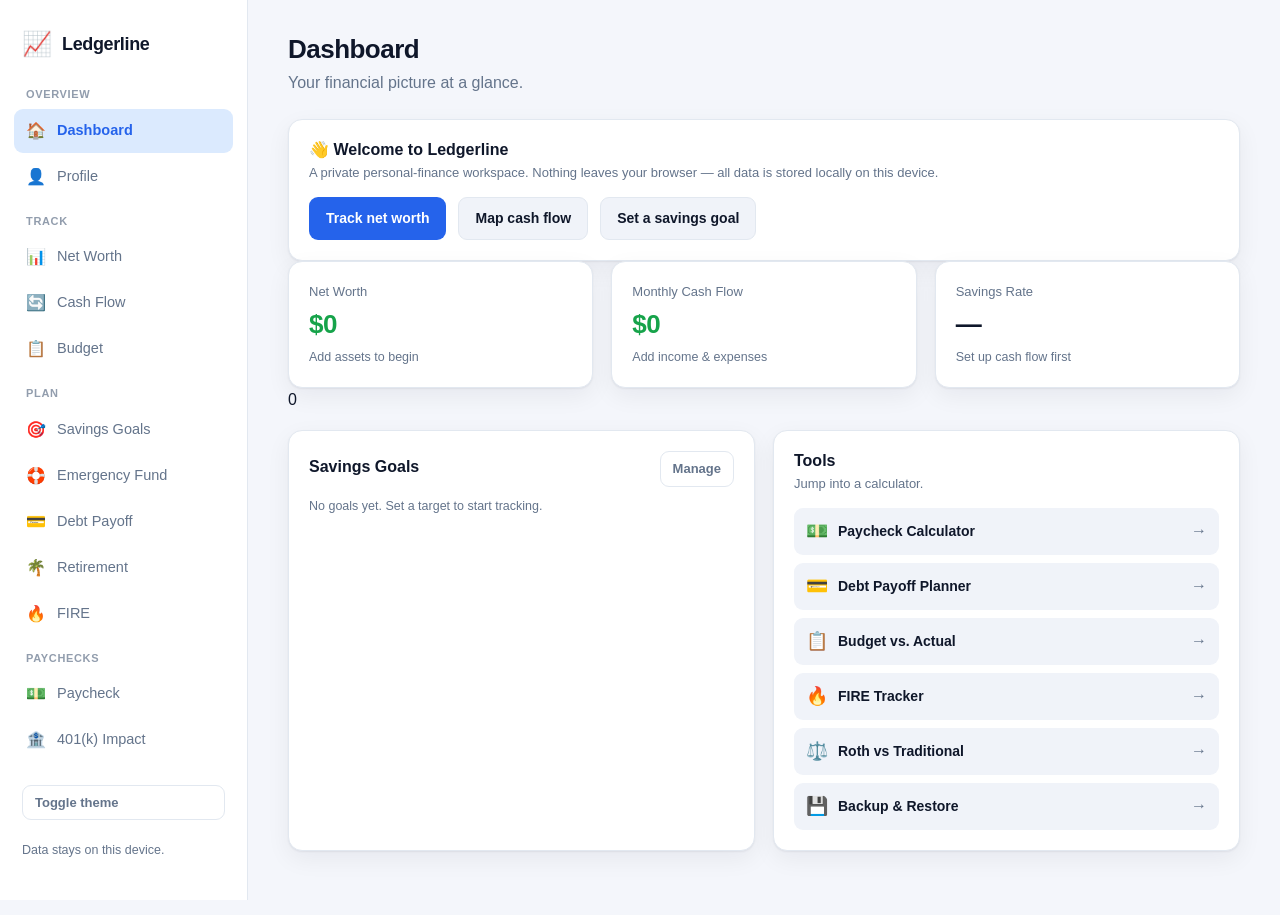
<file: index.html>
<!DOCTYPE html>
<html lang="en">
<head>
  <meta charset="UTF-8">
  <meta name="viewport" content="width=device-width, initial-scale=1.0">
  <title>Ledgerline — Personal Finance</title>
  <meta name="description" content="A private, offline-first personal finance dashboard: net worth, paycheck, retirement, cash flow, 401(k) and savings goals.">
  <link rel="icon" href="data:image/svg+xml,<svg xmlns='http://www.w3.org/2000/svg' viewBox='0 0 100 100'><text y='.9em' font-size='90'>📈</text></svg>">
  <link rel="stylesheet" href="css/styles.css">
</head>
<body>
  <div class="app">
    <aside class="sidebar" id="sidebar">
      <div class="brand">
        <span class="brand-mark">📈</span>
        <span class="brand-name">Ledgerline</span>
      </div>
      <nav class="nav" id="nav" aria-label="Primary"></nav>
      <div class="sidebar-foot">
        <button class="btn btn-ghost btn-sm" id="themeToggle" type="button">Toggle theme</button>
        <p class="muted small">Data stays on this device.</p>
      </div>
    </aside>
    <header class="topbar">
      <button class="icon-btn" id="menuToggle" type="button" aria-label="Menu">☰</button>
      <span class="brand-name">Ledgerline</span>
    </header>
    <main class="view" id="view" tabindex="-1"></main>
  </div>
  <script type="module" src="js/app.js"></script>
</body>
</html>
</file>
<file: css/styles.css>
/* Ledgerline — design system */
:root {
  --bg: #f4f6fb;
  --surface: #ffffff;
  --surface-2: #f0f3f9;
  --border: #e2e8f0;
  --text: #0f172a;
  --muted: #64748b;
  --primary: #2563eb;
  --primary-weak: #dbeafe;
  --positive: #16a34a;
  --positive-weak: #dcfce7;
  --negative: #dc2626;
  --negative-weak: #fee2e2;
  --warn: #d97706;
  --accent: #7c3aed;
  --shadow: 0 1px 2px rgba(15, 23, 42, .06), 0 8px 24px rgba(15, 23, 42, .06);
  --radius: 14px;
  --radius-sm: 9px;
  --sidebar-w: 248px;
}
[data-theme="dark"] {
  --bg: #0b1120;
  --surface: #111a2e;
  --surface-2: #0e1729;
  --border: #243049;
  --text: #e7ecf6;
  --muted: #93a1bd;
  --primary: #60a5fa;
  --primary-weak: #17284a;
  --positive: #4ade80;
  --positive-weak: #14321f;
  --negative: #f87171;
  --negative-weak: #3a1717;
  --warn: #fbbf24;
  --accent: #a78bfa;
  --shadow: 0 1px 2px rgba(0, 0, 0, .4), 0 12px 30px rgba(0, 0, 0, .35);
}

* { box-sizing: border-box; }
html, body { margin: 0; padding: 0; }
body {
  font-family: -apple-system, BlinkMacSystemFont, "Segoe UI", Roboto, Helvetica, Arial, sans-serif;
  background: var(--bg);
  color: var(--text);
  line-height: 1.5;
  -webkit-font-smoothing: antialiased;
}
h1, h2, h3 { line-height: 1.2; margin: 0; }
a { color: var(--primary); }

.app { display: grid; grid-template-columns: var(--sidebar-w) 1fr; min-height: 100vh; }

/* Sidebar */
.sidebar {
  grid-row: 1 / -1;
  background: var(--surface);
  border-right: 1px solid var(--border);
  display: flex;
  flex-direction: column;
  padding: 20px 14px;
  gap: 8px;
  position: sticky;
  top: 0;
  height: 100vh;
}
.brand { display: flex; align-items: center; gap: 10px; padding: 6px 8px 14px; }
.brand-mark { font-size: 24px; }
.brand-name { font-weight: 700; font-size: 18px; letter-spacing: -.02em; }
.nav { display: flex; flex-direction: column; gap: 2px; flex: 1; overflow-y: auto; }
.nav-group { margin: 12px 12px 4px; font-size: 11px; font-weight: 700; letter-spacing: .06em; text-transform: uppercase; color: var(--muted); opacity: .7; }
.nav-group:first-child { margin-top: 2px; }
.nav a {
  display: flex; align-items: center; gap: 11px;
  padding: 10px 12px; border-radius: var(--radius-sm);
  color: var(--muted); text-decoration: none; font-weight: 500; font-size: 14.5px;
}
.nav a:hover { background: var(--surface-2); color: var(--text); }
.nav a.active { background: var(--primary-weak); color: var(--primary); font-weight: 600; }
.nav .nav-ico { width: 20px; text-align: center; font-size: 16px; }
.sidebar-foot { display: flex; flex-direction: column; gap: 8px; padding: 8px; }

.topbar { display: none; }

/* View */
.view { padding: 34px 40px 64px; max-width: 1100px; width: 100%; }
.view:focus { outline: none; }
.page-head { margin-bottom: 24px; }
.page-head h1 { font-size: 26px; letter-spacing: -.02em; }
.page-head p { color: var(--muted); margin: 6px 0 0; }

/* Layout helpers */
.grid { display: grid; gap: 18px; }
.grid-2 { grid-template-columns: repeat(2, 1fr); }
.grid-3 { grid-template-columns: repeat(3, 1fr); }
.grid-4 { grid-template-columns: repeat(4, 1fr); }
.row { display: flex; gap: 12px; flex-wrap: wrap; align-items: center; }
.spread { display: flex; justify-content: space-between; align-items: center; gap: 12px; }
.stack { display: flex; flex-direction: column; gap: 16px; }

/* Cards */
.card {
  background: var(--surface);
  border: 1px solid var(--border);
  border-radius: var(--radius);
  padding: 20px;
  box-shadow: var(--shadow);
}
.card h2 { font-size: 16px; margin-bottom: 4px; }
.card h3 { font-size: 14px; }
.card-sub { color: var(--muted); font-size: 13px; margin: 0 0 14px; }

/* Stat tiles */
.stat { display: flex; flex-direction: column; gap: 4px; }
.stat .label { color: var(--muted); font-size: 13px; font-weight: 500; }
.stat .value { font-size: 26px; font-weight: 700; letter-spacing: -.02em; }
.stat .value.sm { font-size: 20px; }
.stat .sub { font-size: 12.5px; color: var(--muted); }
.pos { color: var(--positive); }
.neg { color: var(--negative); }
.pill { display: inline-flex; align-items: center; gap: 5px; padding: 2px 9px; border-radius: 999px; font-size: 12px; font-weight: 600; }
.pill.pos { background: var(--positive-weak); }
.pill.neg { background: var(--negative-weak); }
.pill.warn { background: var(--negative-weak); color: var(--warn); }

/* Forms */
.field { display: flex; flex-direction: column; gap: 6px; }
.field label { font-size: 13px; font-weight: 600; color: var(--muted); }
.field .hint { font-size: 12px; color: var(--muted); font-weight: 400; }
input, select {
  font: inherit; color: var(--text);
  background: var(--surface);
  border: 1px solid var(--border);
  border-radius: var(--radius-sm);
  padding: 10px 12px;
  width: 100%;
}
input:focus, select:focus { outline: 2px solid var(--primary); outline-offset: -1px; border-color: var(--primary); }
.input-prefix { position: relative; }
.input-prefix > span { position: absolute; left: 12px; top: 50%; transform: translateY(-50%); color: var(--muted); pointer-events: none; }
.input-prefix input { padding-left: 26px; }
.input-suffix > span { position: absolute; right: 12px; top: 50%; transform: translateY(-50%); color: var(--muted); pointer-events: none; }
.form-grid { display: grid; grid-template-columns: repeat(2, 1fr); gap: 16px; }

/* Buttons */
.btn {
  font: inherit; font-weight: 600; font-size: 14px;
  border: 1px solid transparent; border-radius: var(--radius-sm);
  padding: 10px 16px; cursor: pointer; background: var(--primary); color: #fff;
  display: inline-flex; align-items: center; gap: 7px;
}
.btn:hover { filter: brightness(1.05); }
.btn-sm { padding: 7px 12px; font-size: 13px; }
.btn-secondary { background: var(--surface-2); color: var(--text); border-color: var(--border); }
.btn-ghost { background: transparent; color: var(--muted); border-color: var(--border); }
.btn-danger { background: transparent; color: var(--negative); border-color: var(--border); }
.btn-danger:hover { background: var(--negative-weak); }
.icon-btn { background: none; border: none; font-size: 22px; cursor: pointer; color: var(--text); }

/* Tables / lists */
.list { display: flex; flex-direction: column; gap: 8px; }
.line-item {
  display: grid; grid-template-columns: 1fr auto auto; align-items: center; gap: 10px;
  padding: 10px 12px; background: var(--surface-2); border-radius: var(--radius-sm);
}
.line-item .li-name { font-weight: 600; font-size: 14px; }
.line-item .li-meta { font-size: 12px; color: var(--muted); }
.line-item .li-amount { font-variant-numeric: tabular-nums; font-weight: 600; }
.del-btn { background: none; border: none; cursor: pointer; color: var(--muted); font-size: 16px; line-height: 1; padding: 4px; }
.del-btn:hover { color: var(--negative); }

table.data { width: 100%; border-collapse: collapse; font-size: 14px; }
table.data th, table.data td { text-align: right; padding: 9px 8px; border-bottom: 1px solid var(--border); font-variant-numeric: tabular-nums; }
table.data th:first-child, table.data td:first-child { text-align: left; }
table.data th { color: var(--muted); font-weight: 600; font-size: 12.5px; }
table.data tr.total td { font-weight: 700; border-top: 2px solid var(--border); border-bottom: none; }

/* Progress */
.progress { height: 9px; border-radius: 999px; background: var(--surface-2); overflow: hidden; }
.progress > span { display: block; height: 100%; background: var(--primary); border-radius: 999px; }
.progress.good > span { background: var(--positive); }

/* Misc */
.muted { color: var(--muted); }
.small { font-size: 12.5px; }
.tag { display: inline-block; font-size: 11px; font-weight: 600; color: var(--muted); background: var(--surface-2); padding: 2px 8px; border-radius: 999px; }
.divider { height: 1px; background: var(--border); margin: 8px 0; border: 0; }
.empty { text-align: center; color: var(--muted); padding: 28px 12px; }
.empty .big { font-size: 30px; margin-bottom: 8px; }
.disclaimer { font-size: 12px; color: var(--muted); border-left: 3px solid var(--border); padding: 4px 0 4px 12px; margin-top: 16px; }
.chart { width: 100%; height: auto; display: block; }
.chart .axis { stroke: var(--border); }
.chart .grid-line { stroke: var(--border); stroke-dasharray: 3 4; opacity: .6; }
.chart .area { fill: var(--primary); opacity: .12; }
.chart .line { stroke: var(--primary); stroke-width: 2.5; fill: none; }
.chart .dot { fill: var(--surface); stroke: var(--primary); stroke-width: 2; }
.chart .bar { fill: var(--primary); }
.chart .lbl { fill: var(--muted); font-size: 11px; }
.legend { display: flex; gap: 16px; flex-wrap: wrap; font-size: 12.5px; color: var(--muted); }
.legend span::before { content: ""; display: inline-block; width: 10px; height: 10px; border-radius: 3px; margin-right: 6px; vertical-align: middle; }

/* Print */
@media print {
  .sidebar, .topbar, .btn, .del-btn, input, select, .nav { display: none !important; }
  .app { display: block; }
  .view { padding: 0; max-width: none; }
  body { background: #fff; }
  .card { box-shadow: none; border-color: #ccc; break-inside: avoid; }
  .chart { max-width: 520px; }
}

/* Responsive */
@media (max-width: 860px) {
  .app { grid-template-columns: 1fr; }
  .sidebar {
    position: fixed; z-index: 30; left: 0; top: 0; width: 80%; max-width: 300px;
    transform: translateX(-100%); transition: transform .2s ease;
  }
  .sidebar.open { transform: translateX(0); }
  .topbar {
    display: flex; align-items: center; gap: 12px; padding: 12px 16px;
    background: var(--surface); border-bottom: 1px solid var(--border); position: sticky; top: 0; z-index: 10;
  }
  .view { padding: 20px 16px 60px; }
  .grid-2, .grid-3, .grid-4, .form-grid { grid-template-columns: 1fr; }
  .grid-4 { grid-template-columns: repeat(2, 1fr); }
}
</file>
